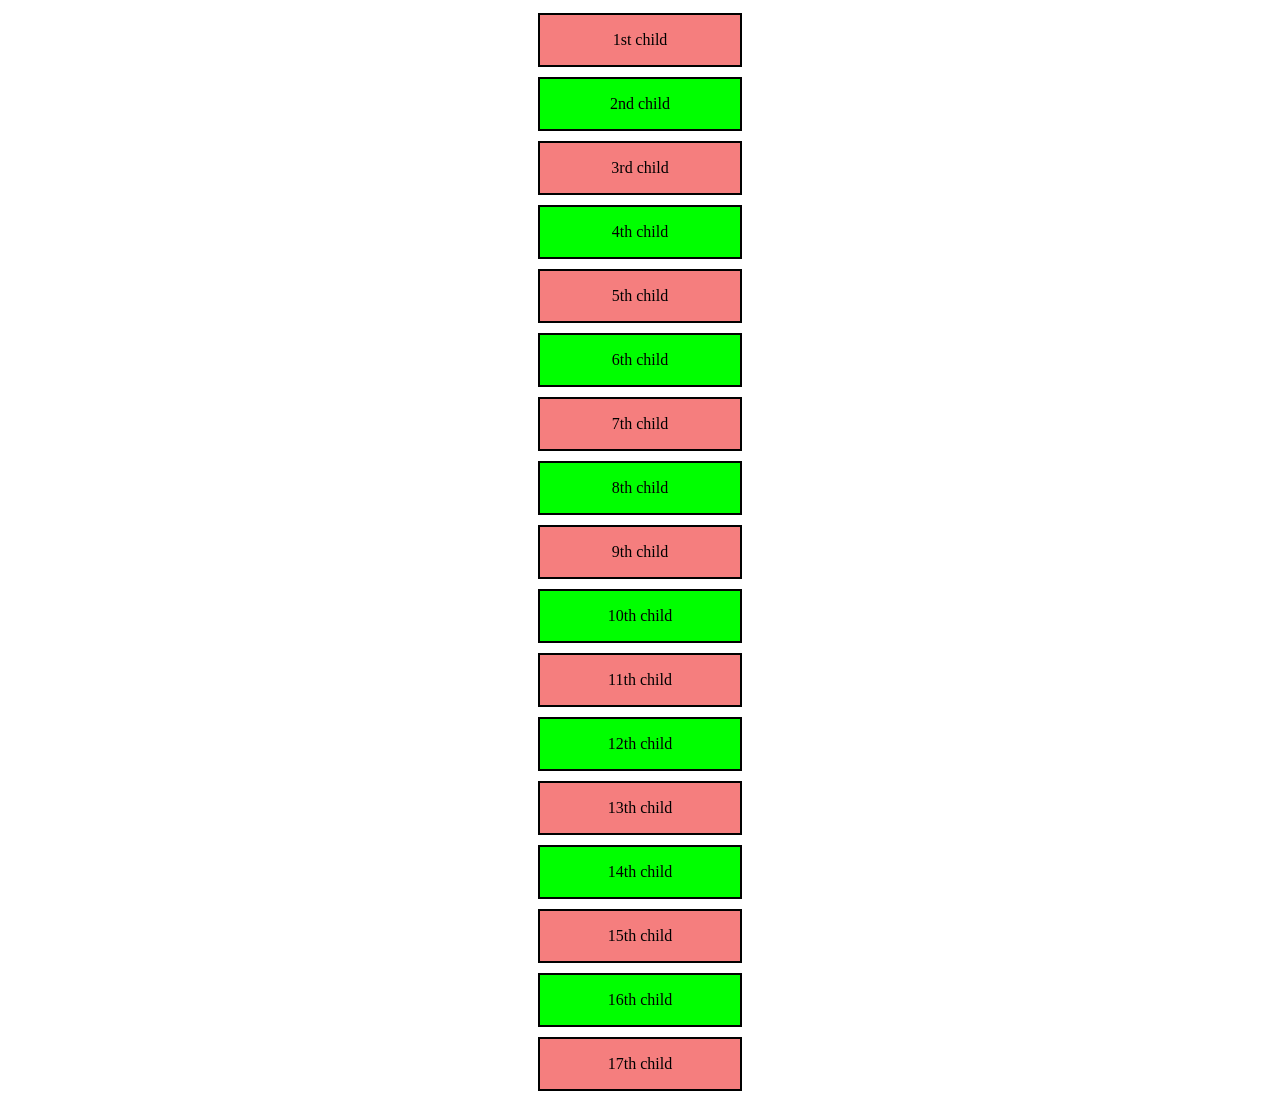
<file: Dynamic-Row/index.html>
<!DOCTYPE html>
<html lang="en">
<head>
    <meta charset="UTF-8">
    <meta name="viewport" content="width=device-width, initial-scale=1.0">
    <title>Document</title>
    <link rel="stylesheet" href="styles.css">
</head>
<body>
    <div class="main">
        <div class="container">1st child</div>
        <div class="container">2nd child</div>
        <div class="container">3rd child</div>
        <div class="container">4th child</div>
        <div class="container">5th child</div>
        <div class="container">6th child</div>
        <div class="container">7th child</div>
        <div class="container">8th child</div>
        <div class="container">9th child</div>
        <div class="container">10th child</div>
        <div class="container">11th child</div>
        <div class="container">12th child</div>
        <div class="container">13th child</div>
        <div class="container">14th child</div>
        <div class="container">15th child</div>
        <div class="container">16th child</div>
        <div class="container">17th child</div>
    </div>
    <script src="main.js"></script>
</body>
</html>
</file>
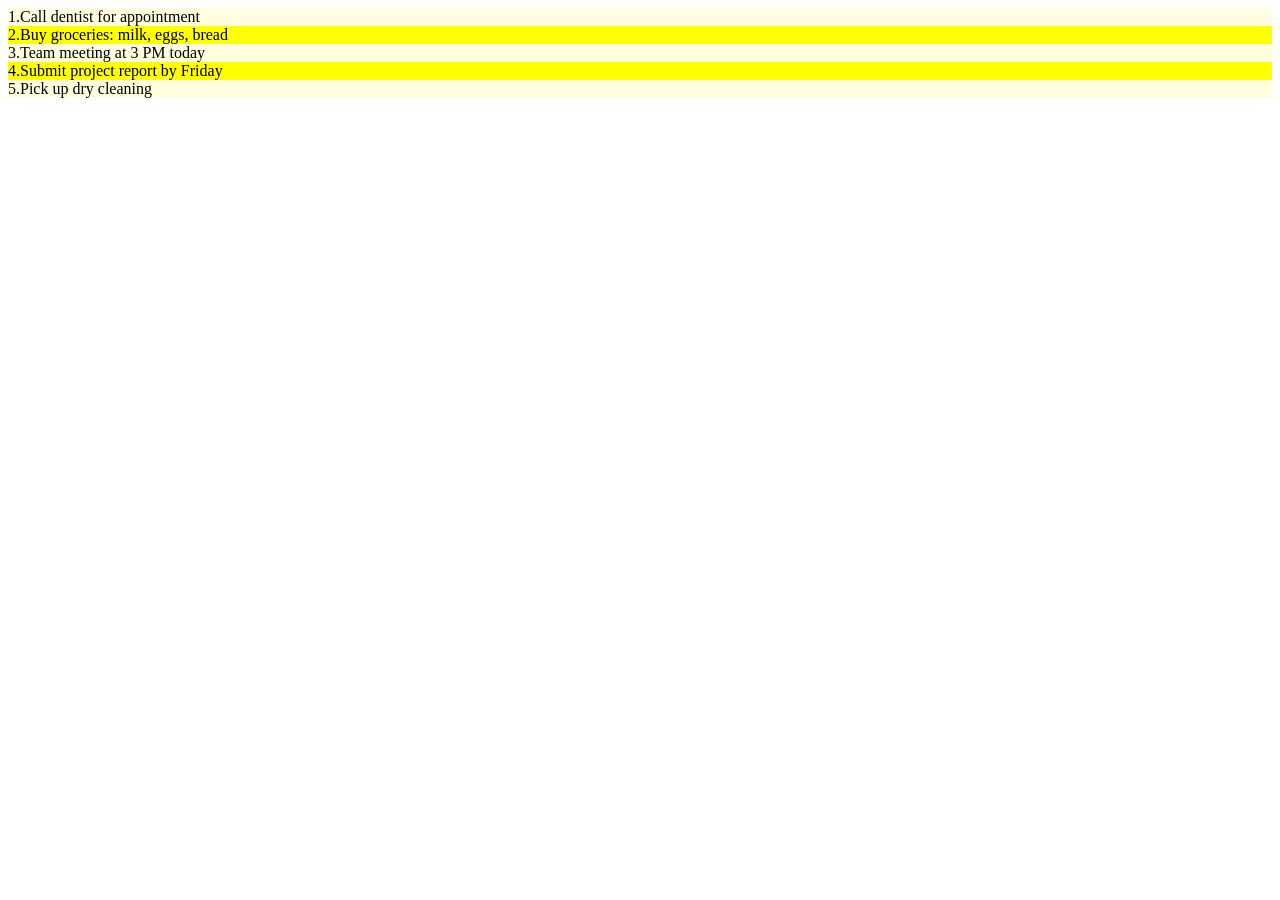
<file: getElementByClass/index.html>
<!DOCTYPE html>
<html lang="en">
<head>
    <meta charset="UTF-8">
    <meta name="viewport" content="width=device-width, initial-scale=1.0">
    <title>Sticky Note</title>
    <link rel="stylesheet" href="styles.css">
</head>
<body>
    <div id="messages">
        <div class="message">
            <div class="message-content">
                <div class="message-header">
                    <div class="message-title">Call dentist for appointment</div>
                </div>
            </div>
        </div>

        <div class="message">
            <div class="message-content">
                <div class="message-header">
                    <div class="message-title">Buy groceries: milk, eggs, bread</div>
                </div>
            </div>
        </div>

        <div class="message">
            <div class="message-content">
                <div class="message-header">
                    <div class="message-title">Team meeting at 3 PM today</div>
                </div>
            </div>
        </div>

        <div class="message">
            <div class="message-content">
                <div class="message-header">
                    <div class="message-title">Submit project report by Friday</div>
                </div>
            </div>
        </div>

        <div class="message">
            <div class="message-content">
                <div class="message-header">
                    <div class="message-title">Pick up dry cleaning</div>
                </div>
            </div>
        </div>
    </div>

    <script src="main.js"></script>
</body>
</html>
</file>
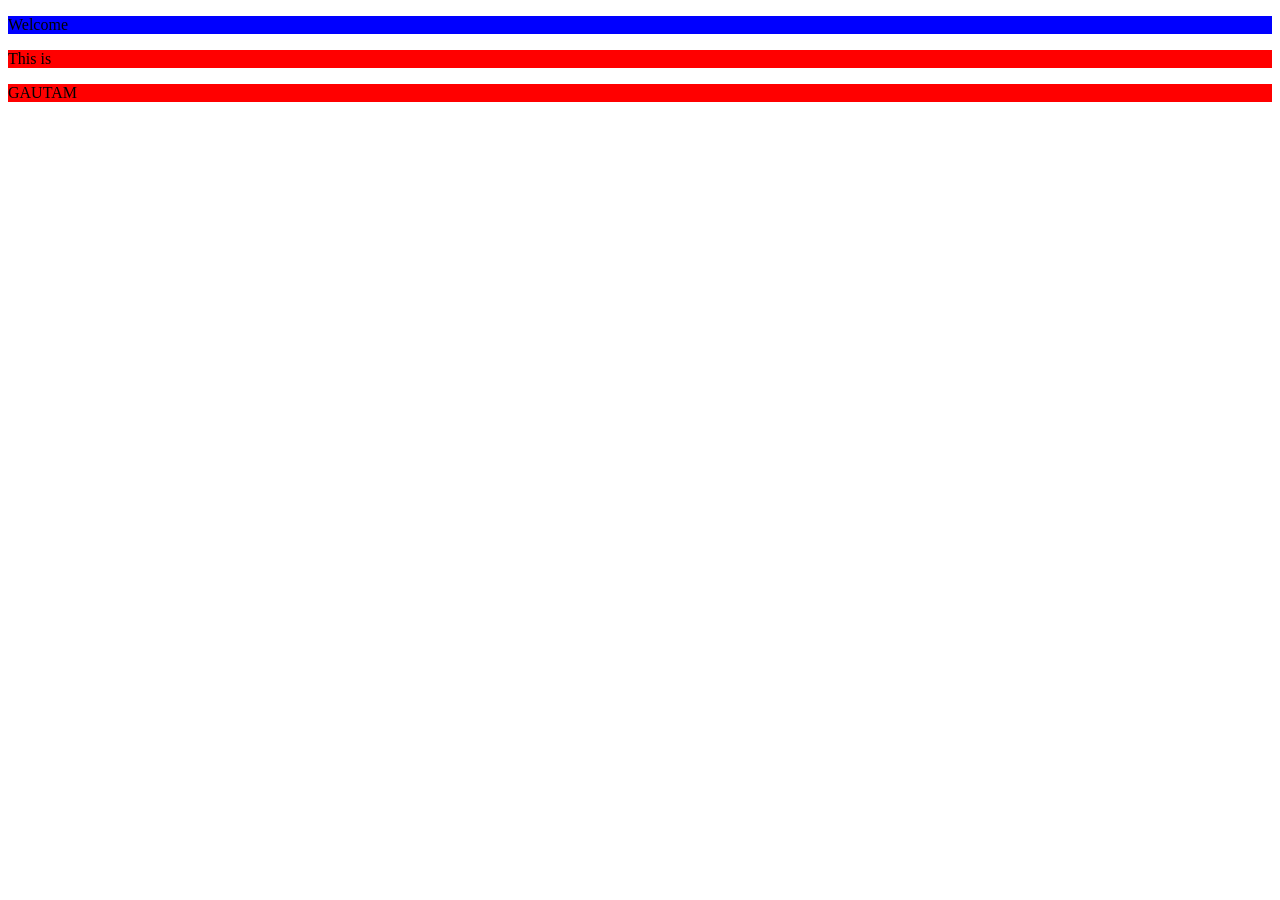
<file: getElementById/index.html>
<!DOCTYPE html>
<html lang="en">
<head>
    <meta charset="UTF-8">
    <meta name="viewport" content="width=device-width, initial-scale=1.0">
    <title>Document</title>
    <link rel="stylesheet" href="style.css">
</head>
<body>
    <p id = "test" class="demo">Welcome</p>
    <p class="demo">This is</p>
    <p class="demo">GAUTAM</p>
    <script src="script.js"></script>
</body>
</html>
</file>
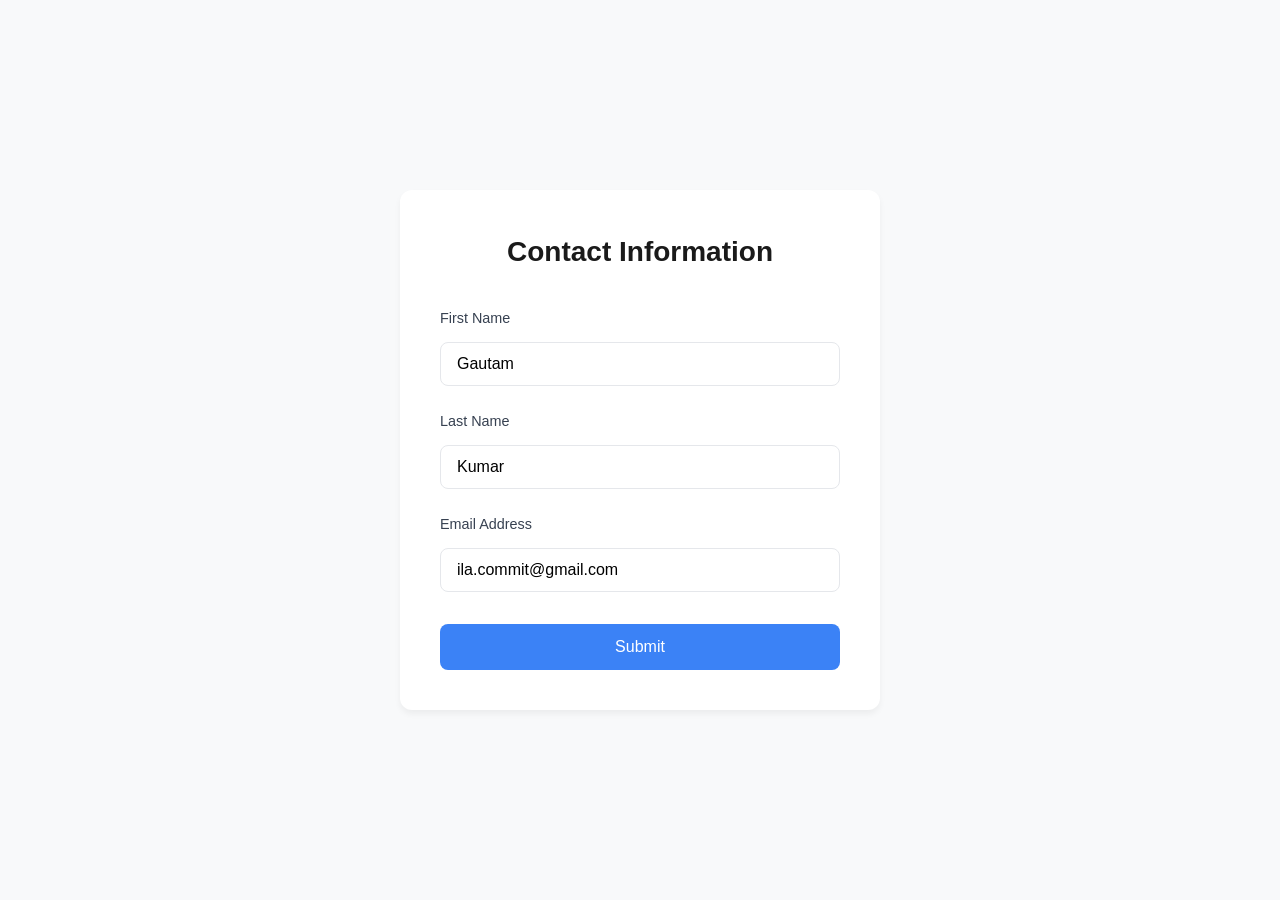
<file: getElementByName/index.html>
<!DOCTYPE html>
<html lang="en">
<head>
    <meta charset="UTF-8">
    <meta name="viewport" content="width=device-width, initial-scale=1.0">
    <title>User Information Form</title>
    <link rel="stylesheet" href="styles.css">
</head>
<body>
    <div class="form-container">
        <h1>Contact Information</h1>
        <form class="user-form" id="userForm">
            <div class="form-group">
                <label for="firstName">First Name</label>
                <input type="text" id="firstName" name="firstName" >
            </div>
            
            <div class="form-group">
                <label for="lastName">Last Name</label>
                <input type="text" id="lastName" name="lastName" >
            </div>
            
            <div class="form-group">
                <label for="email">Email Address</label>
                <input type="email" id="email" name="email" >
            </div>
            
            <button type="submit" class="submit-btn">Submit</button>
        </form>
    </div>

    <script src="main.js"></script>
</body>
</html>
</file>
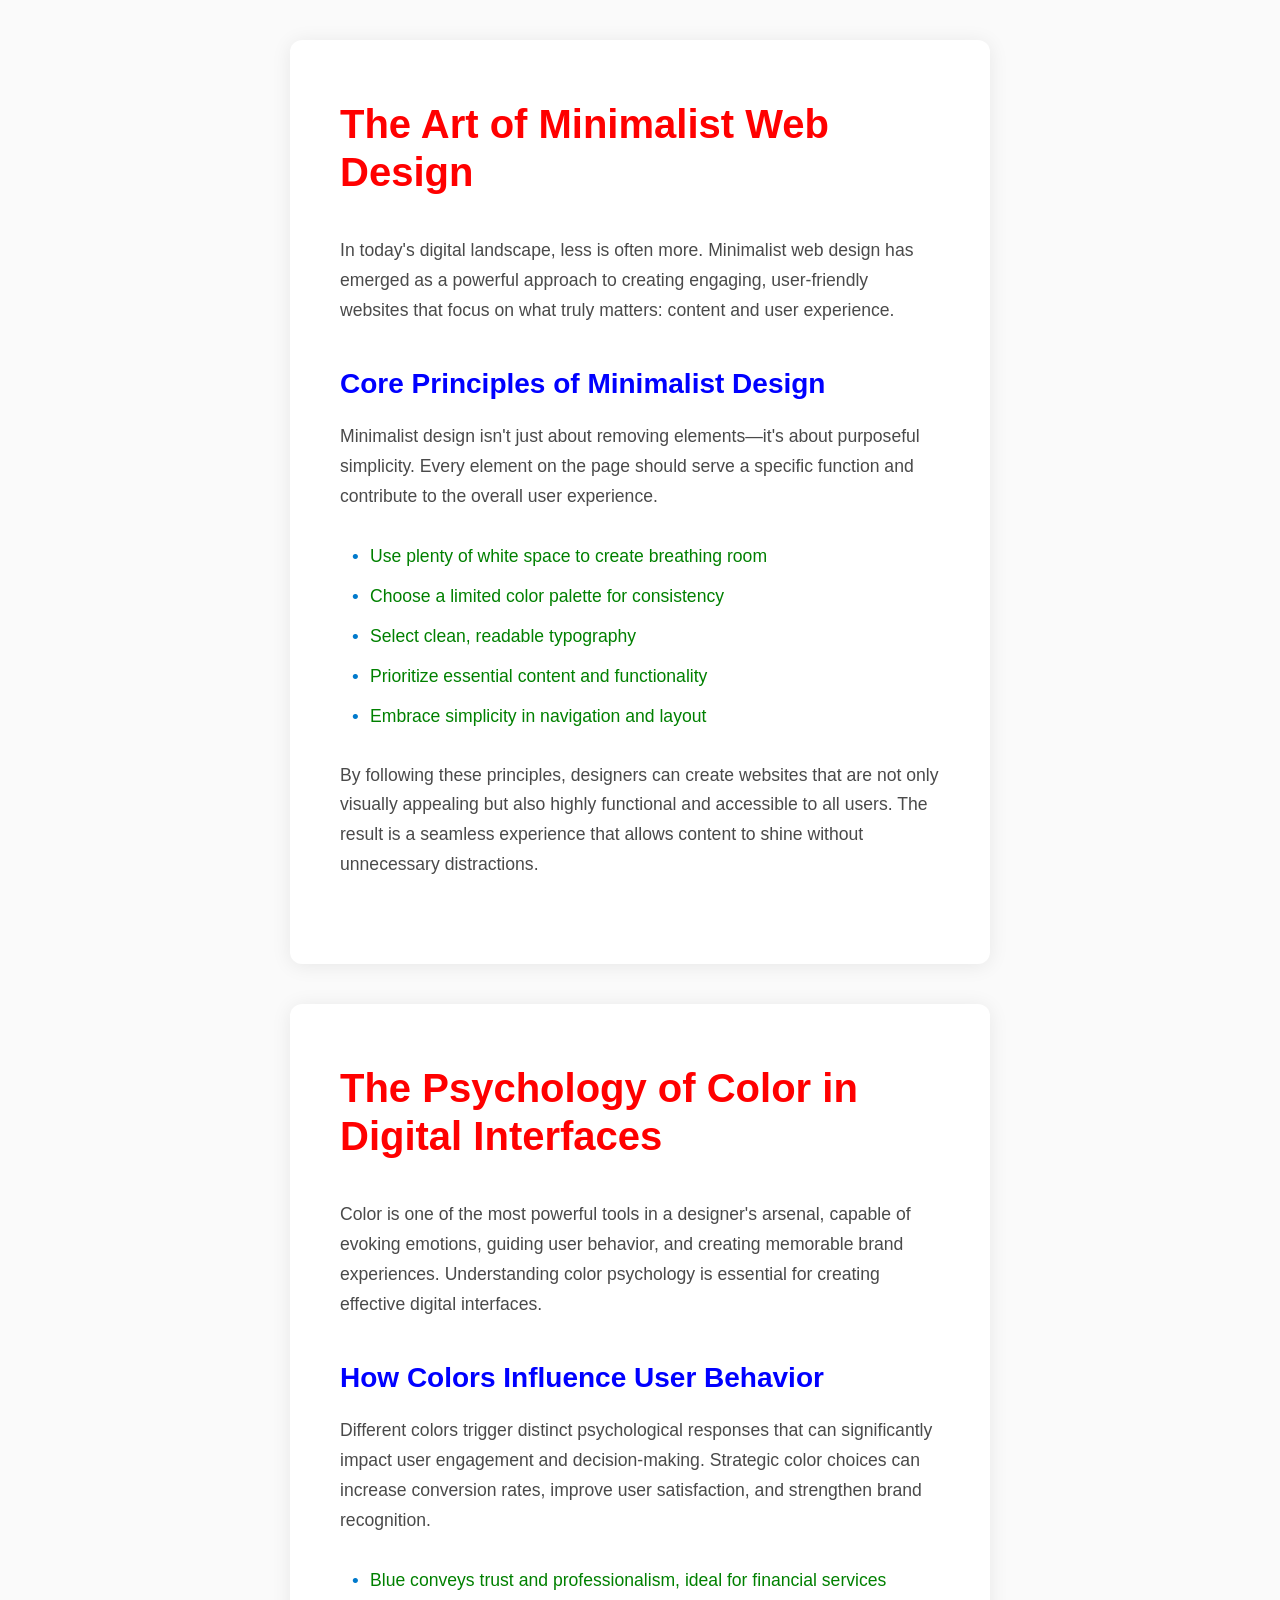
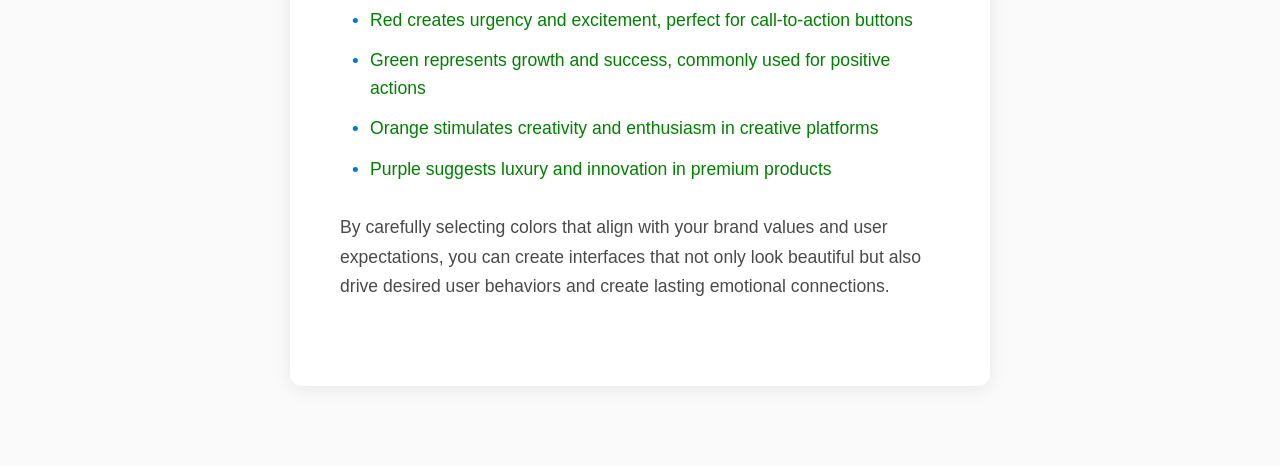
<file: getElementByTagName/index.html>
<!DOCTYPE html>
<html lang="en">
<head>
    <meta charset="UTF-8">
    <meta name="viewport" content="width=device-width, initial-scale=1.0">
    <title>Sticky Note</title>
    <link rel="stylesheet" href="styles.css">
</head>
<body>
    <article class="blog-post">
        <header class="post-header">
            <h1>The Art of Minimalist Web Design</h1>
        </header>
        
        <section class="post-content">
            <p>In today's digital landscape, less is often more. Minimalist web design has emerged as a powerful approach to creating engaging, user-friendly websites that focus on what truly matters: content and user experience.</p>
            
            <h2>Core Principles of Minimalist Design</h2>
            
            <p>Minimalist design isn't just about removing elements—it's about purposeful simplicity. Every element on the page should serve a specific function and contribute to the overall user experience.</p>
            
            <ul>
                <li>Use plenty of white space to create breathing room</li>
                <li>Choose a limited color palette for consistency</li>
                <li>Select clean, readable typography</li>
                <li>Prioritize essential content and functionality</li>
                <li>Embrace simplicity in navigation and layout</li>
            </ul>
            
            <p>By following these principles, designers can create websites that are not only visually appealing but also highly functional and accessible to all users. The result is a seamless experience that allows content to shine without unnecessary distractions.</p>
        </section>
    </article>

    <article class="blog-post">
        <header class="post-header">
            <h1>The Psychology of Color in Digital Interfaces</h1>
        </header>
        
        <section class="post-content">
            <p>Color is one of the most powerful tools in a designer's arsenal, capable of evoking emotions, guiding user behavior, and creating memorable brand experiences. Understanding color psychology is essential for creating effective digital interfaces.</p>
            
            <h2>How Colors Influence User Behavior</h2>
            
            <p>Different colors trigger distinct psychological responses that can significantly impact user engagement and decision-making. Strategic color choices can increase conversion rates, improve user satisfaction, and strengthen brand recognition.</p>
            
            <ul>
                <li>Blue conveys trust and professionalism, ideal for financial services</li>
                <li>Red creates urgency and excitement, perfect for call-to-action buttons</li>
                <li>Green represents growth and success, commonly used for positive actions</li>
                <li>Orange stimulates creativity and enthusiasm in creative platforms</li>
                <li>Purple suggests luxury and innovation in premium products</li>
            </ul>
            
            <p>By carefully selecting colors that align with your brand values and user expectations, you can create interfaces that not only look beautiful but also drive desired user behaviors and create lasting emotional connections.</p>
        </section>
    </article>

    <script src="main.js"></script>
</body>
</html>
</file>
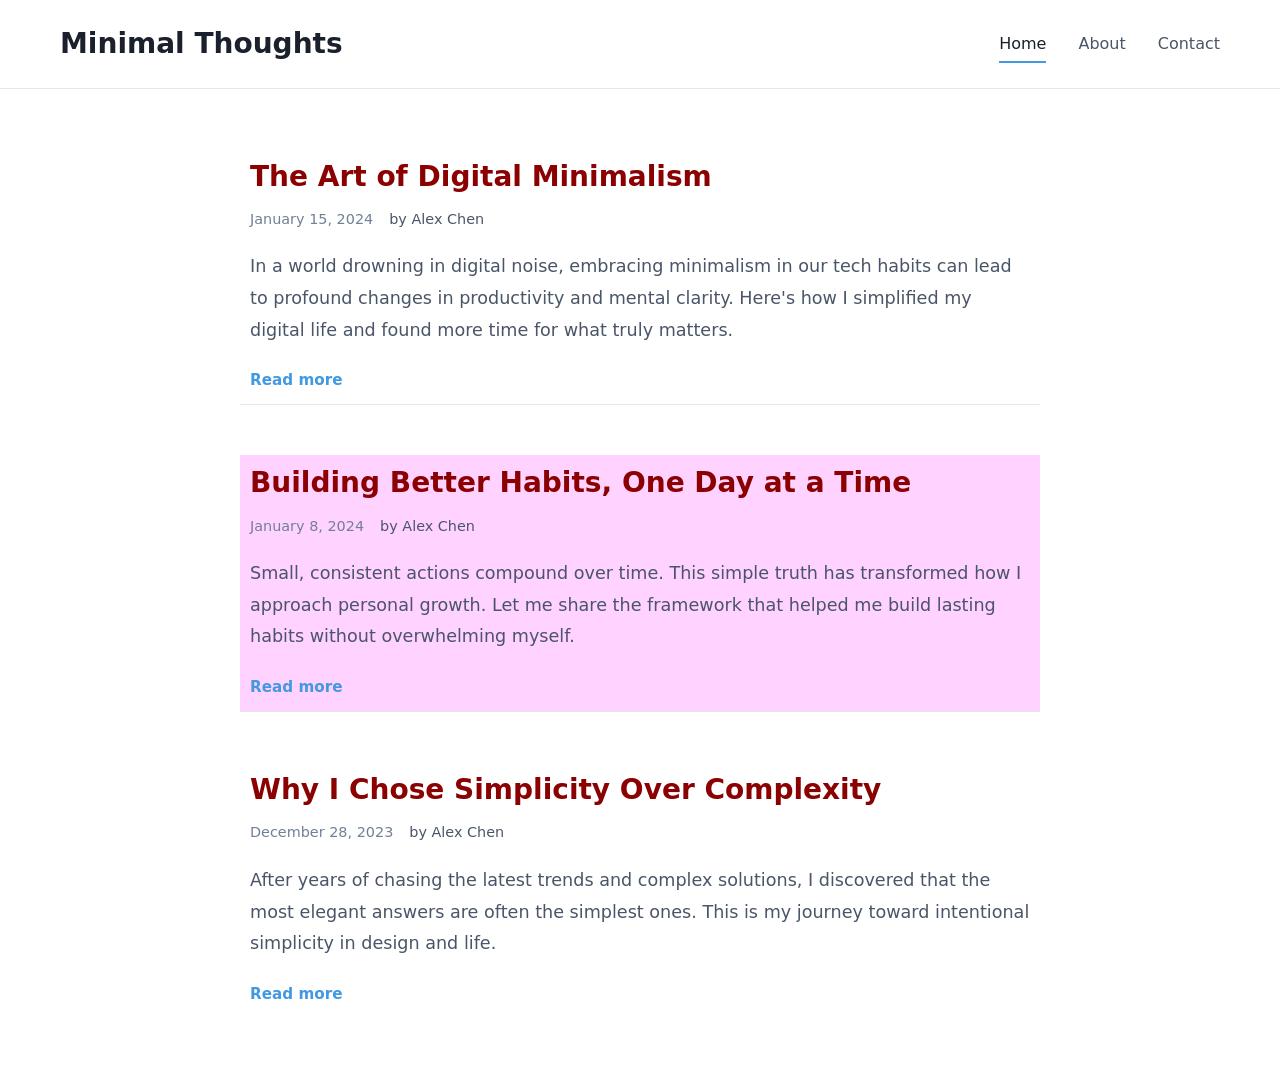
<file: quearySelector/index.html>
<!DOCTYPE html>
<html lang="en">
<head>
    <meta charset="UTF-8">
    <meta name="viewport" content="width=device-width, initial-scale=1.0">
    <title>A Simple Blog</title>
    <link rel="stylesheet" href="styles.css">
</head>
<body>
    <header class="site-header">
        <div class="container">
            <h1 class="site-title">
                <a href="#" id="home-link">SITE TITLE</a>
            </h1>
            <nav class="main-nav">
                <ul class="nav-list">
                    <li class="nav-item"><a href="#" class="nav-link active">Home</a></li>
                    <li class="nav-item"><a href="#" class="nav-link">About</a></li>
                    <li class="nav-item"><a href="#" class="nav-link">Contact</a></li>
                </ul>
            </nav>
        </div>
    </header>

    <main class="main-content">
        <div class="container">
            <div class="content-wrapper">
                <section class="blog-posts">
                    <article class="post" id="post-1">
                        <header class="post-header">
                            <h2 class="post-title">
                                <a href="#" class="post-link">The Art of Digital Minimalism</a>
                            </h2>
                            <div class="post-meta">
                                <time class="post-date" datetime="2024-01-15">January 15, 2024</time>
                                <span class="post-author">by Alex Chen</span>
                            </div>
                        </header>
                        <div class="post-content">
                            <p class="post-excerpt">
                                In a world drowning in digital noise, embracing minimalism in our tech habits can lead to profound changes in productivity and mental clarity. Here's how I simplified my digital life and found more time for what truly matters.
                            </p>
                            <a href="#" class="read-more">Read more</a>
                        </div>
                    </article>

                    <article class="post" id="post-2">
                        <header class="post-header">
                            <h2 class="post-title">
                                <a href="#" class="post-link">Building Better Habits, One Day at a Time</a>
                            </h2>
                            <div class="post-meta">
                                <time class="post-date" datetime="2024-01-08">January 8, 2024</time>
                                <span class="post-author">by Alex Chen</span>
                            </div>
                        </header>
                        <div class="post-content">
                            <p class="post-excerpt">
                                Small, consistent actions compound over time. This simple truth has transformed how I approach personal growth. Let me share the framework that helped me build lasting habits without overwhelming myself.
                            </p>
                            <a href="#" class="read-more">Read more</a>
                        </div>
                    </article>

                    <article class="post" id="post-3">
                        <header class="post-header">
                            <h2 class="post-title">
                                <a href="#" class="post-link">Why I Chose Simplicity Over Complexity</a>
                            </h2>
                            <div class="post-meta">
                                <time class="post-date" datetime="2023-12-28">December 28, 2023</time>
                                <span class="post-author">by Alex Chen</span>
                            </div>
                        </header>
                        <div class="post-content">
                            <p class="post-excerpt">
                                After years of chasing the latest trends and complex solutions, I discovered that the most elegant answers are often the simplest ones. This is my journey toward intentional simplicity in design and life.
                            </p>
                            <a href="#" class="read-more">Read more</a>
                        </div>
                    </article>
                </section>

               
            </div>
        </div>
    </main>

   

    <script src="main.js"></script>
</body>
</html>
</file>
<file: Dynamic-Row/styles.css>
.container{
    display: flex;
    flex-direction: column;
    height: 50px;
    width: 200px;
    border: 2px solid black;
    margin: 5px;
    justify-content: center;
    align-items: center;
}

.main{
    display: flex;
    flex-direction: column;
    align-items: center;
}
</file>
<file: getElementByClass/styles.css>
<!DOCTYPE html>
<html lang="en">
<head>
    <meta charset="UTF-8">
    <meta name="viewport" content="width=device-width, initial-scale=1.0">
    <title>Sticky Note</title>
    <link rel="stylesheet" href="styles.css">
</head>
<body>
    <div id="messages">
        <div class="message">
            <div class="message-content">
                <div class="message-header">
                    <div class="message-title">Call dentist for appointment</div>
                </div>
            </div>
        </div>

        <div class="message">
            <div class="message-content">
                <div class="message-header">
                    <div class="message-title">Buy groceries: milk, eggs, bread</div>
                </div>
            </div>
        </div>

        <div class="message">
            <div class="message-content">
                <div class="message-header">
                    <div class="message-title">Team meeting at 3 PM today</div>
                </div>
            </div>
        </div>

        <div class="message">
            <div class="message-content">
                <div class="message-header">
                    <div class="message-title">Submit project report by Friday</div>
                </div>
            </div>
        </div>

        <div class="message">
            <div class="message-content">
                <div class="message-header">
                    <div class="message-title">Pick up dry cleaning</div>
                </div>
            </div>
        </div>
    </div>

    <script src="main.js"></script>
</body>
</html>
</file>
<file: getElementById/style.css>
p{
    background-color: red;
}
</file>
<file: getElementByName/styles.css>
* {
    margin: 0;
    padding: 0;
    box-sizing: border-box;
}

body {
    font-family: -apple-system, BlinkMacSystemFont, 'Segoe UI', Roboto, sans-serif;
    line-height: 1.6;
    color: #333;
    background-color: #f8f9fa;
    padding: 40px 20px;
    min-height: 100vh;
    display: flex;
    align-items: center;
    justify-content: center;
}

.form-container {
    background: white;
    border-radius: 12px;
    padding: 40px;
    box-shadow: 0 4px 6px rgba(0, 0, 0, 0.05);
    width: 100%;
    max-width: 480px;
}

h1 {
    font-size: 1.75rem;
    font-weight: 600;
    color: #1a1a1a;
    margin-bottom: 32px;
    text-align: center;
}

.user-form {
    display: flex;
    flex-direction: column;
    gap: 24px;
}

.form-group {
    display: flex;
    flex-direction: column;
    gap: 8px;
}

label {
    font-size: 0.9rem;
    font-weight: 500;
    color: #374151;
    margin-bottom: 4px;
}

input {
    padding: 12px 16px;
    border: 1.5px solid #e5e7eb;
    border-radius: 8px;
    font-size: 1rem;
    transition: border-color 0.2s ease, box-shadow 0.2s ease;
    background-color: #ffffff;
}

input:focus {
    outline: none;
    border-color: #3b82f6;
    box-shadow: 0 0 0 3px rgba(59, 130, 246, 0.1);
}

input:hover {
    border-color: #d1d5db;
}

.submit-btn {
    padding: 14px 24px;
    background-color: #3b82f6;
    color: white;
    border: none;
    border-radius: 8px;
    font-size: 1rem;
    font-weight: 500;
    cursor: pointer;
    transition: background-color 0.2s ease, transform 0.1s ease;
    margin-top: 8px;
}

.submit-btn:hover {
    background-color: #2563eb;
    transform: translateY(-1px);
}

.submit-btn:active {
    transform: translateY(0);
}

.submit-btn:focus {
    outline: none;
    box-shadow: 0 0 0 3px rgba(59, 130, 246, 0.3);
}

@media (max-width: 600px) {
    body {
        padding: 20px 16px;
    }
    
    .form-container {
        padding: 32px 24px;
    }
    
    h1 {
        font-size: 1.5rem;
        margin-bottom: 24px;
    }
    
    .user-form {
        gap: 20px;
    }
    
    input {
        padding: 12px 14px;
    }
    
    .submit-btn {
        padding: 12px 20px;
    }
}
</file>
<file: getElementByTagName/styles.css>
* {
    margin: 0;
    padding: 0;
    box-sizing: border-box;
}

body {
    font-family: -apple-system, BlinkMacSystemFont, 'Segoe UI', Roboto, Oxygen, Ubuntu, Cantarell, sans-serif;
    line-height: 1.6;
    color: #333;
    background-color: #fafafa;
    padding: 40px 20px;
}

.blog-post {
    max-width: 700px;
    margin: 0 auto 40px auto;
    background: white;
    border-radius: 12px;
    padding: 60px 50px;
    box-shadow: 0 2px 20px rgba(0, 0, 0, 0.08);
}

.post-header {
    margin-bottom: 40px;
}

h1 {
    font-size: 2.5rem;
    font-weight: 700;
    color: #1a1a1a;
    line-height: 1.2;
    margin-bottom: 20px;
}

h2 {
    font-size: 1.75rem;
    font-weight: 600;
    color: #2c2c2c;
    margin: 40px 0 20px 0;
    line-height: 1.3;
}

p {
    font-size: 1.1rem;
    margin-bottom: 24px;
    color: #4a4a4a;
    line-height: 1.7;
}

ul {
    margin: 30px 0;
    padding-left: 0;
    list-style: none;
}

li {
    font-size: 1.1rem;
    color: #4a4a4a;
    margin-bottom: 12px;
    padding-left: 30px;
    position: relative;
    line-height: 1.6;
}

li::before {
    content: "•";
    color: #007acc;
    font-size: 1.2rem;
    position: absolute;
    left: 12px;
    top: 0;
}

.post-content {
    margin-top: 0;
}

@media (max-width: 768px) {
    body {
        padding: 20px 15px;
    }
    
    .blog-post {
        padding: 40px 30px;
        border-radius: 8px;
    }
    
    h1 {
        font-size: 2rem;
    }
    
    h2 {
        font-size: 1.5rem;
    }
    
    p, li {
        font-size: 1rem;
    }
}
</file>
<file: quearySelector/styles.css>
/* Reset and base styles */
* {
    margin: 0;
    padding: 0;
    box-sizing: border-box;
}

body {
    font-family: -apple-system, BlinkMacSystemFont, 'Segoe UI', system-ui, sans-serif;
    line-height: 1.7;
    color: #2d3748;
    background-color: #ffffff;
    font-size: 16px;
}

/* Container */
.container {
    max-width: 1200px;
    margin: 0 auto;
    padding: 0 20px;
}

/* Header */
.site-header {
    background: #ffffff;
    border-bottom: 1px solid #e2e8f0;
    padding: 20px 0;
    position: sticky;
    top: 0;
    z-index: 100;
}

.site-header .container {
    display: flex;
    justify-content: space-between;
    align-items: center;
}

.site-title {
    font-size: 1.75rem;
    font-weight: 700;
    margin: 0;
}

#home-link {
    color: #1a202c;
    text-decoration: none;
    transition: color 0.2s ease;
}

#home-link:hover {
    color: #4a5568;
}

/* Navigation */
.main-nav {
    display: flex;
}

.nav-list {
    display: flex;
    gap: 32px;
    list-style: none;
    align-items: center;
}

.nav-link {
    color: #4a5568;
    text-decoration: none;
    font-weight: 500;
    padding: 8px 0;
    border-bottom: 2px solid transparent;
    transition: all 0.2s ease;
}

.nav-link:hover,
.nav-link.active {
    color: #1a202c;
    border-bottom-color: #4299e1;
}

/* Main content */
.main-content {
    padding: 60px 0;
    min-height: calc(100vh - 200px);
}

.content-wrapper {
    display: flex;
    flex-direction: column;
    gap: 60px;
    max-width: 800px;
    margin: 0 auto;
}

/* Blog posts */
.blog-posts {
    display: flex;
    flex-direction: column;
    gap: 50px;
}

.post {
    padding-bottom: 40px;
    border-bottom: 1px solid #e2e8f0;
    padding: 10px;
}

.post:last-child {
    border-bottom: none;
    padding-bottom: 0;
}

.post-header {
    margin-bottom: 20px;
}

.post-title {
    font-size: 1.75rem;
    font-weight: 700;
    line-height: 1.3;
    margin-bottom: 12px;
}

.post-link {
    color: #1a202c;
    text-decoration: none;
    transition: color 0.2s ease;
}

.post-link:hover {
    color: #4299e1;
}

.post-meta {
    display: flex;
    gap: 16px;
    font-size: 0.9rem;
    color: #718096;
}

.post-date {
    font-weight: 500;
}

.post-author {
    color: #4a5568;
}

.post-excerpt {
    font-size: 1.1rem;
    line-height: 1.8;
    color: #4a5568;
    margin-bottom: 20px;
}

.read-more {
    color: #4299e1;
    text-decoration: none;
    font-weight: 600;
    font-size: 0.95rem;
    transition: color 0.2s ease;
}

.read-more:hover {
    color: #3182ce;
    text-decoration: underline;
}

/* Sidebar */
.sidebar {
    display: grid;
    grid-template-columns: repeat(auto-fit, minmax(300px, 1fr));
    gap: 30px;
    margin-top: 20px;
}

.widget {
    background: #f7fafc;
    border-radius: 8px;
    padding: 30px;
    border: 1px solid #e2e8f0;
}

.widget-title {
    font-size: 1.25rem;
    font-weight: 700;
    color: #1a202c;
    margin-bottom: 20px;
    padding-bottom: 10px;
    border-bottom: 2px solid #e2e8f0;
}

.author-bio {
    color: #4a5568;
    line-height: 1.7;
}

.recent-posts-list {
    list-style: none;
    display: flex;
    flex-direction: column;
    gap: 12px;
}

.recent-post-link {
    color: #4a5568;
    text-decoration: none;
    transition: color 0.2s ease;
    font-size: 0.95rem;
}

.recent-post-link:hover {
    color: #4299e1;
}

.tag-cloud {
    display: flex;
    flex-wrap: wrap;
    gap: 8px;
}

.tag {
    background: #edf2f7;
    color: #4a5568;
    padding: 6px 12px;
    border-radius: 16px;
    font-size: 0.85rem;
    font-weight: 500;
    transition: all 0.2s ease;
    cursor: pointer;
}

.tag:hover {
    background: #4299e1;
    color: #ffffff;
}

/* Footer */
.site-footer {
    background: #f7fafc;
    border-top: 1px solid #e2e8f0;
    padding: 30px 0;
    margin-top: 60px;
}

.footer-text {
    text-align: center;
    color: #718096;
    font-size: 0.9rem;
}

.footer-link {
    color: #4a5568;
    text-decoration: none;
    transition: color 0.2s ease;
}

.footer-link:hover {
    color: #4299e1;
}

/* Responsive design */
@media (max-width: 768px) {
    .site-header .container {
        flex-direction: column;
        gap: 20px;
        text-align: center;
    }

    .nav-list {
        gap: 24px;
    }

    .main-content {
        padding: 40px 0;
    }

    .content-wrapper {
        gap: 40px;
    }

    .post-title {
        font-size: 1.5rem;
    }

    .post-excerpt {
        font-size: 1rem;
    }

    .sidebar {
        grid-template-columns: 1fr;
        gap: 25px;
    }

    .widget {
        padding: 20px;
    }
}

@media (max-width: 480px) {
    .container {
        padding: 0 16px;
    }

    .site-title {
        font-size: 1.5rem;
    }

    .nav-list {
        gap: 16px;
    }

    .nav-link {
        font-size: 0.9rem;
    }

    .post-title {
        font-size: 1.35rem;
    }

    .post-meta {
        flex-direction: column;
        gap: 4px;
    }

    .blog-posts {
        gap: 30px;
    }

    .sidebar {
        grid-template-columns: 1fr;
        gap: 20px;
    }
}
</file>
